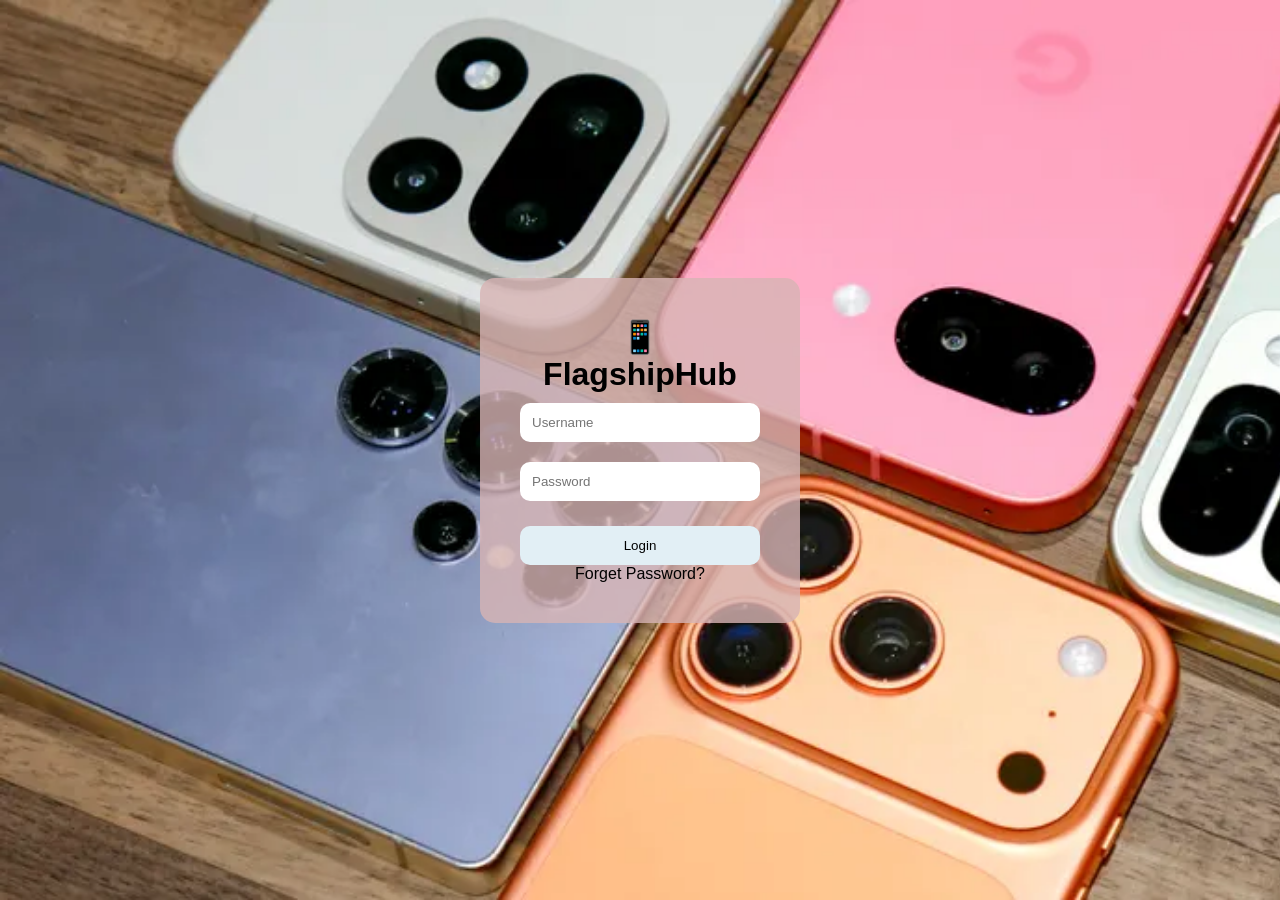
<file: index.html>
<!DOCTYPE html>
<html lang="en">
<head>
<meta charset="UTF-8">
<meta name="viewport" content="width=device-width, initial-scale=1.0">
<title>FlagshipHub Login</title>
<link rel="stylesheet" href="style.css">
</head>
<body class="login-body">

<div class="login-container">
    <h1>📱 FlagshipHub</h1>
    <form action="phones.html">
        <input type="text" placeholder="Username" required>
        <input type="password" placeholder="Password" required>
        <button type="submit">Login</button>
    </form>

    <p>Forget Password?</p>
</div>

</body>
</html>
</file>
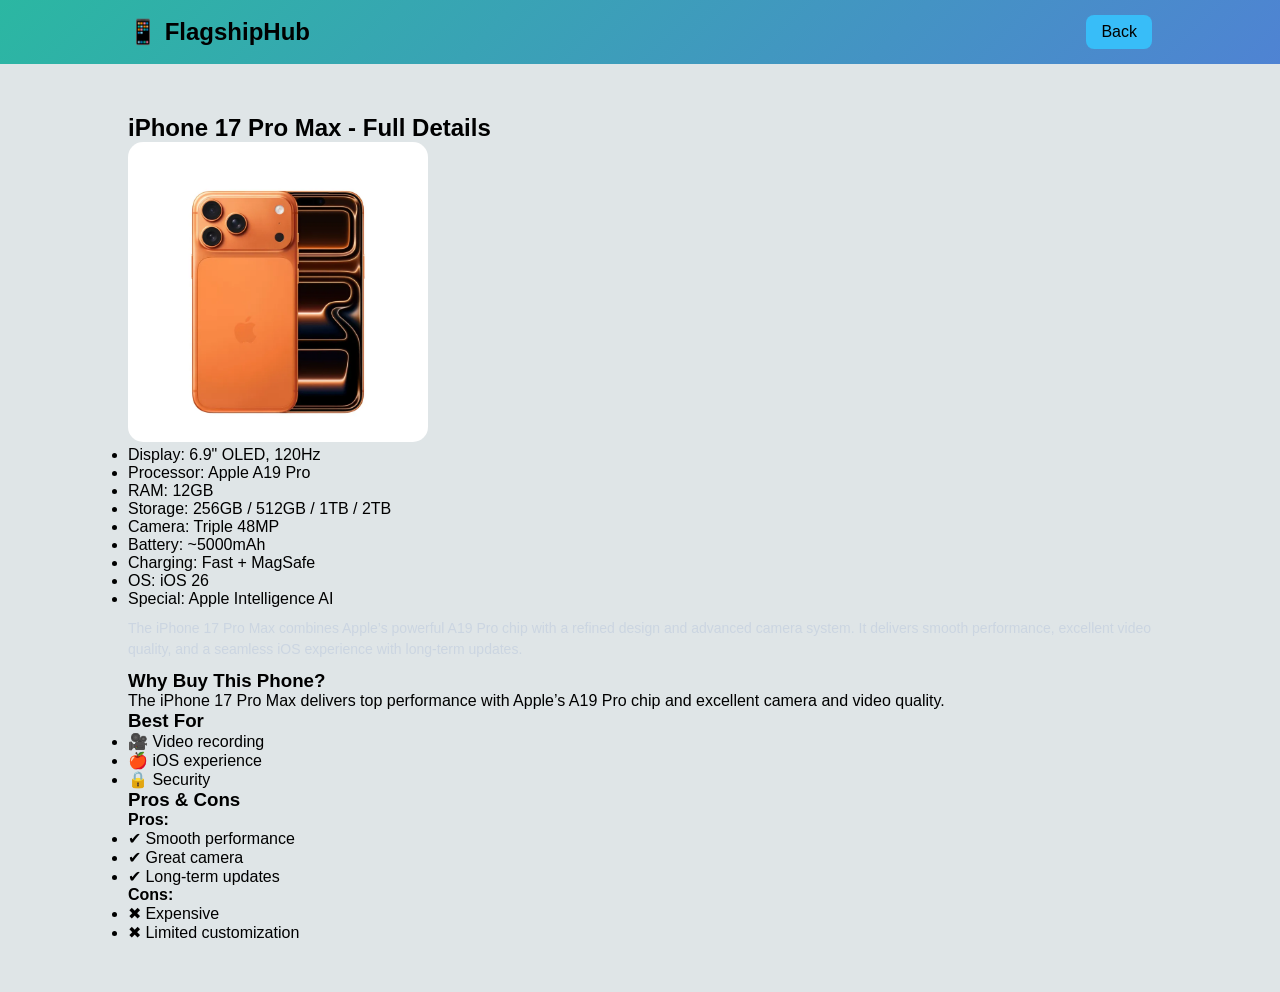
<file: iphone.html>
<!DOCTYPE html>
<html lang="en">
<head>
<meta charset="UTF-8">
<title>iPhone 17 Pro Max - Full Details</title>
<link rel="stylesheet" href="style.css">
</head>
<body>

<header>
<nav>
<h2>📱 FlagshipHub</h2>
<a href="phones.html" class="logout-btn">Back</a>
</nav>
</header>

<section class="section">
<h1>iPhone 17 Pro Max - Full Details</h1>

<img src="img7.webp" style="width:300px; border-radius:15px;">

<ul class="specs">
<li>Display: 6.9" OLED, 120Hz</li>
<li>Processor: Apple A19 Pro</li>
<li>RAM: 12GB</li>
<li>Storage: 256GB / 512GB / 1TB / 2TB</li>
<li>Camera: Triple 48MP</li>
<li>Battery: ~5000mAh</li>
<li>Charging: Fast + MagSafe</li>
<li>OS: iOS 26</li>
<li>Special: Apple Intelligence AI</li>
</ul>
<p class="desc">The iPhone 17 Pro Max combines Apple’s powerful A19 Pro chip with a refined design and advanced camera system. It delivers smooth performance, excellent video quality, and a seamless iOS experience with long-term updates.</p>
<h3>Why Buy This Phone?</h3>
<p>The iPhone 17 Pro Max delivers top performance with Apple’s A19 Pro chip and excellent camera and video quality.</p>

<h3>Best For</h3>
<ul>
<li>🎥 Video recording</li>
<li>🍎 iOS experience</li>
<li>🔒 Security</li>
</ul>

<h3>Pros & Cons</h3>
<p><b>Pros:</b></p>
<ul>
<li>✔ Smooth performance</li>
<li>✔ Great camera</li>
<li>✔ Long-term updates</li>
</ul>

<p><b>Cons:</b></p>
<ul>
<li>✖ Expensive</li>
<li>✖ Limited customization</li>
</ul>
</section>

</body>
</html>
</file>
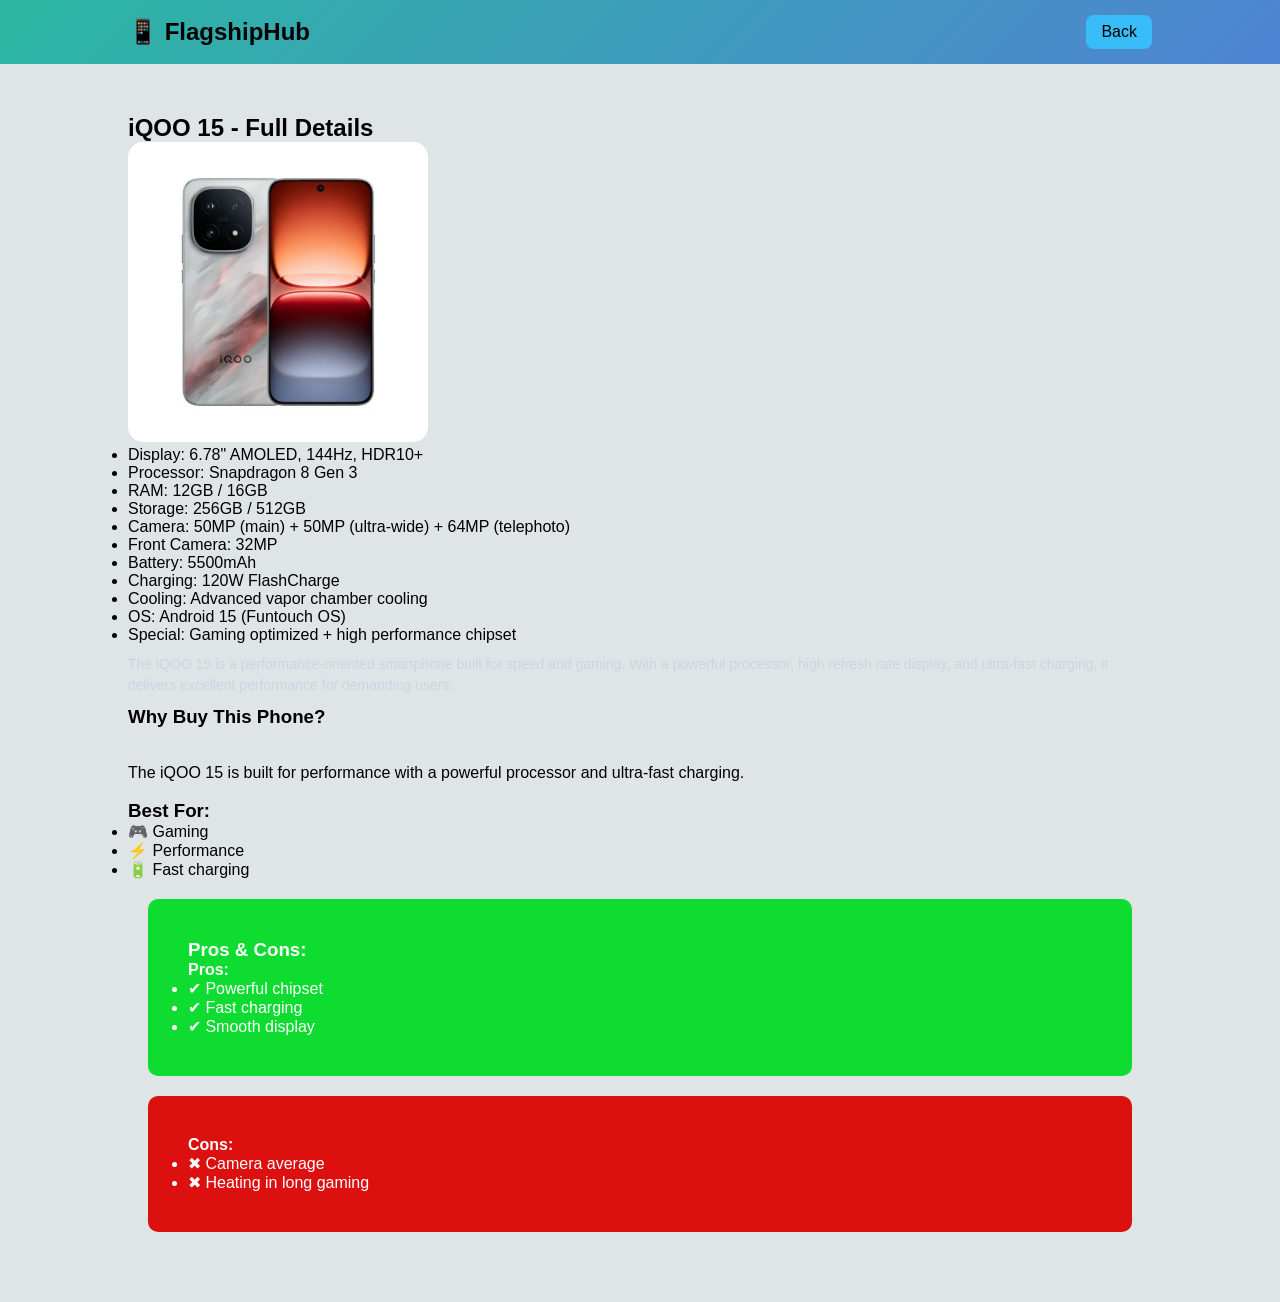
<file: iqoo.html>
<!DOCTYPE html>
<html lang="en">
<head>
<meta charset="UTF-8">
<title>iQOO 15 - Full Details</title>
<link rel="stylesheet" href="style.css">
</head>
<body>

<header>
<nav>
<h2>📱 FlagshipHub</h2>
<a href="phones.html" class="logout-btn">Back</a>
</nav>
</header>

<section class="section">
<h1>iQOO 15 - Full Details</h1>

<img src="img9.webp" style="width:300px; border-radius:15px;">

<ul class="specs">
<li>Display: 6.78" AMOLED, 144Hz, HDR10+</li>
<li>Processor: Snapdragon 8 Gen 3</li>
<li>RAM: 12GB / 16GB</li>
<li>Storage: 256GB / 512GB</li>
<li>Camera: 50MP (main) + 50MP (ultra-wide) + 64MP (telephoto)</li>
<li>Front Camera: 32MP</li>
<li>Battery: 5500mAh</li>
<li>Charging: 120W FlashCharge</li>
<li>Cooling: Advanced vapor chamber cooling</li>
<li>OS: Android 15 (Funtouch OS)</li>
<li>Special: Gaming optimized + high performance chipset</li>
</ul>
<p class="desc">The iQOO 15 is a performance-oriented smartphone built for speed and gaming. With a powerful processor, high refresh rate display, and ultra-fast charging, it delivers excellent performance for demanding users.</p>
<h3>Why Buy This Phone?</h3><br><br>
<p>The iQOO 15 is built for performance with a powerful processor and ultra-fast charging.</p><br>
<h3>Best For:</h3>
<ul>
<li>🎮 Gaming</li>
<li>⚡ Performance</li>
<li>🔋 Fast charging</li>
</ul>
<section Class="sec1">
<h3>Pros & Cons:</h3>
<p><b>Pros:</b></p>
<ul>
<li>✔ Powerful chipset</li>
<li>✔ Fast charging</li>
<li>✔ Smooth display</li>
</ul>
</section>
<section Class="sec2">
<p><b>Cons:</b></p>
<ul>
<li>✖ Camera average</li>
<li>✖ Heating in long gaming</li>
</ul>
</section>
</section>
</body>
</html>
</file>
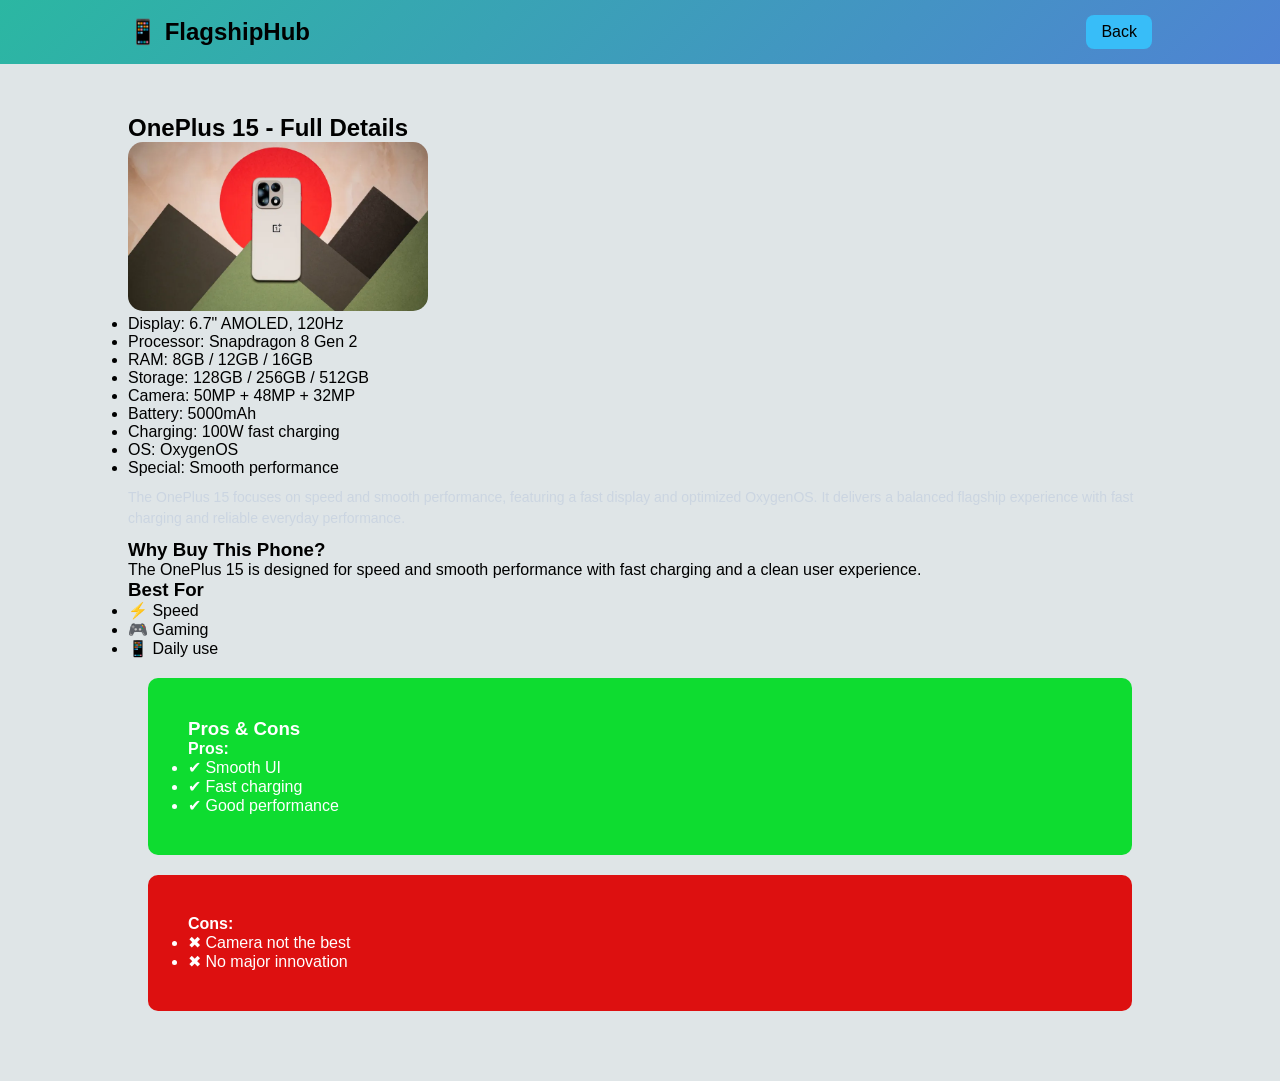
<file: oneplus.html>
<!DOCTYPE html>
<html lang="en">
<head>
<meta charset="UTF-8">
<title>OnePlus 15 - Full Details</title>
<link rel="stylesheet" href="style.css">
</head>
<body>

<header>
<nav>
<h2>📱 FlagshipHub</h2>
<a href="phones.html" class="logout-btn">Back</a>
</nav>
</header>

<section class="section">
<h1>OnePlus 15 - Full Details</h1>

<img src="img3.webp" style="width:300px; border-radius:15px;">

<ul class="specs">
<li>Display: 6.7" AMOLED, 120Hz</li>
<li>Processor: Snapdragon 8 Gen 2</li>
<li>RAM: 8GB / 12GB / 16GB</li>
<li>Storage: 128GB / 256GB / 512GB</li>
<li>Camera: 50MP + 48MP + 32MP</li>
<li>Battery: 5000mAh</li>
<li>Charging: 100W fast charging</li>
<li>OS: OxygenOS</li>
<li>Special: Smooth performance</li>
</ul>
<p class="desc">The OnePlus 15 focuses on speed and smooth performance, featuring a fast display and optimized OxygenOS. It delivers a balanced flagship experience with fast charging and reliable everyday performance.</p>
<h3>Why Buy This Phone?</h3>
<p>The OnePlus 15 is designed for speed and smooth performance with fast charging and a clean user experience.</p>

<h3>Best For</h3>
<ul>
<li>⚡ Speed</li>
<li>🎮 Gaming</li>
<li>📱 Daily use</li>
</ul>
<section Class="sec1">
<h3>Pros & Cons</h3>
<p><b>Pros:</b></p>
<ul>
<li>✔ Smooth UI</li>
<li>✔ Fast charging</li>
<li>✔ Good performance</li>
</ul>
</section>
<section Class="sec2">
<p><b>Cons:</b></p>
<ul>
<li>✖ Camera not the best</li>
<li>✖ No major innovation</li>
</ul>
</section>
</section>

</body>
</html>
</file>
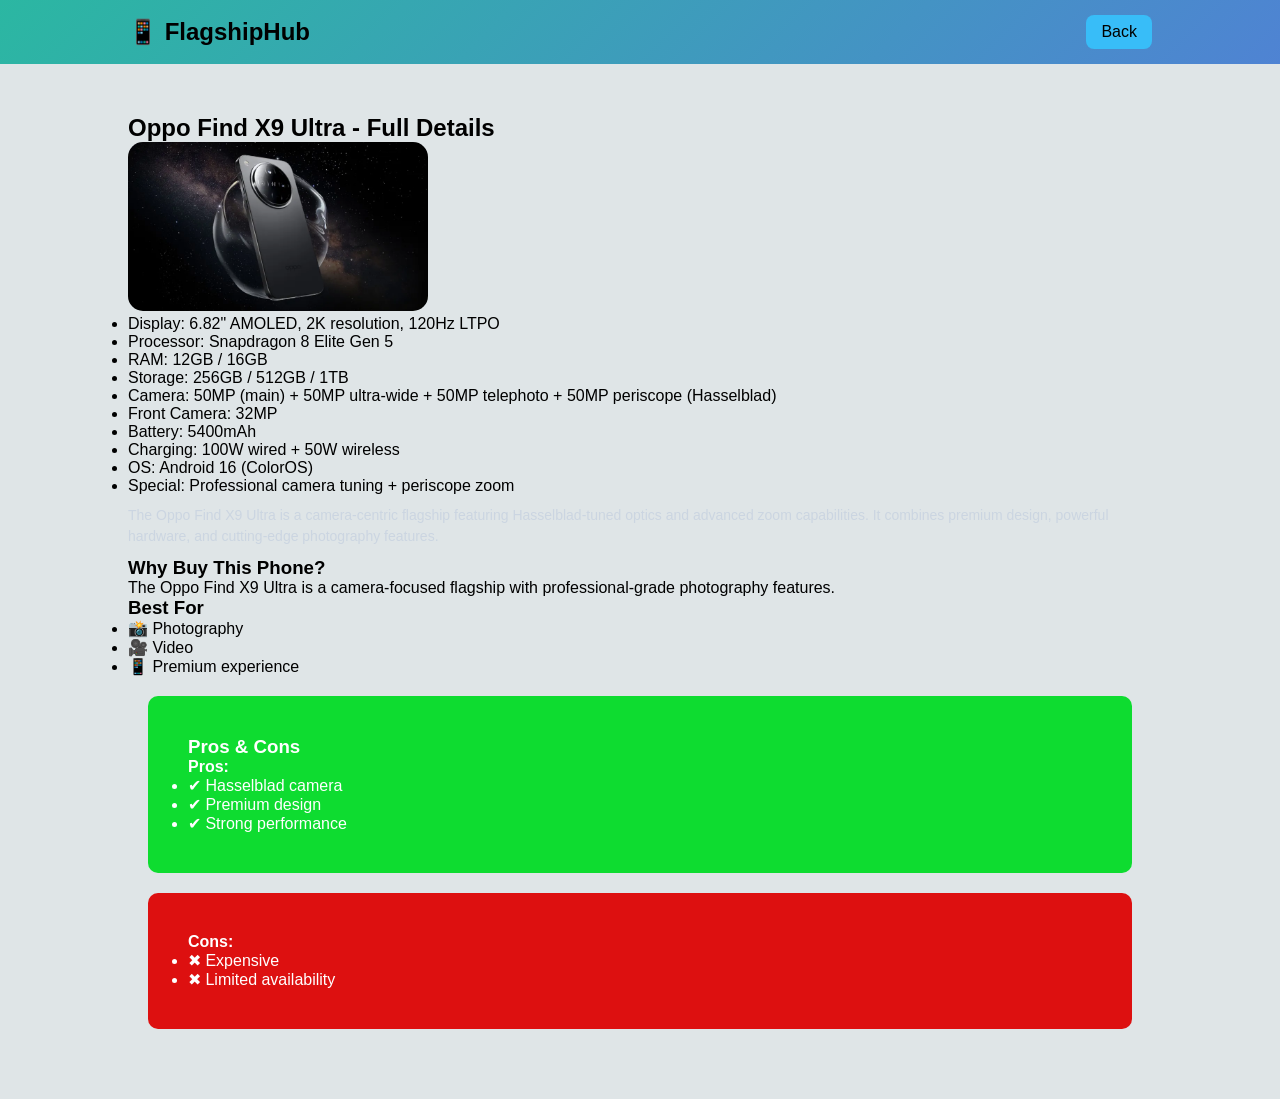
<file: oppo.html>
<!DOCTYPE html>
<html lang="en">
<head>
<meta charset="UTF-8">
<title>Oppo Find X9 Ultra - Full Details</title>
<link rel="stylesheet" href="style.css">
</head>
<body>

<header>
<nav>
<h2>📱 FlagshipHub</h2>
<a href="phones.html" class="logout-btn">Back</a>
</nav>
</header>

<section class="section">
<h1>Oppo Find X9 Ultra - Full Details</h1>

<img src="img10.webp" style="width:300px; border-radius:15px;">

<ul class="specs">
<li>Display: 6.82" AMOLED, 2K resolution, 120Hz LTPO</li>
<li>Processor: Snapdragon 8 Elite Gen 5</li>
<li>RAM: 12GB / 16GB</li>
<li>Storage: 256GB / 512GB / 1TB</li>
<li>Camera: 50MP (main) + 50MP ultra-wide + 50MP telephoto + 50MP periscope (Hasselblad)</li>
<li>Front Camera: 32MP</li>
<li>Battery: 5400mAh</li>
<li>Charging: 100W wired + 50W wireless</li>
<li>OS: Android 16 (ColorOS)</li>
<li>Special: Professional camera tuning + periscope zoom</li>
</ul>
<p class="desc">The Oppo Find X9 Ultra is a camera-centric flagship featuring Hasselblad-tuned optics and advanced zoom capabilities. It combines premium design, powerful hardware, and cutting-edge photography features.</p>
<h3>Why Buy This Phone?</h3>
<p>The Oppo Find X9 Ultra is a camera-focused flagship with professional-grade photography features.</p>

<h3>Best For</h3>
<ul>
<li>📸 Photography</li>
<li>🎥 Video</li>
<li>📱 Premium experience</li>
</ul>
<section Class="sec1">
<h3>Pros & Cons</h3>
<p><b>Pros:</b></p>
<ul>
<li>✔ Hasselblad camera</li>
<li>✔ Premium design</li>
<li>✔ Strong performance</li>
</ul>
</section>
<section Class="sec2">
<p><b>Cons:</b></p>
<ul>
<li>✖ Expensive</li>
<li>✖ Limited availability</li>
</ul>
</section>
</section>

</body>
</html>
</file>
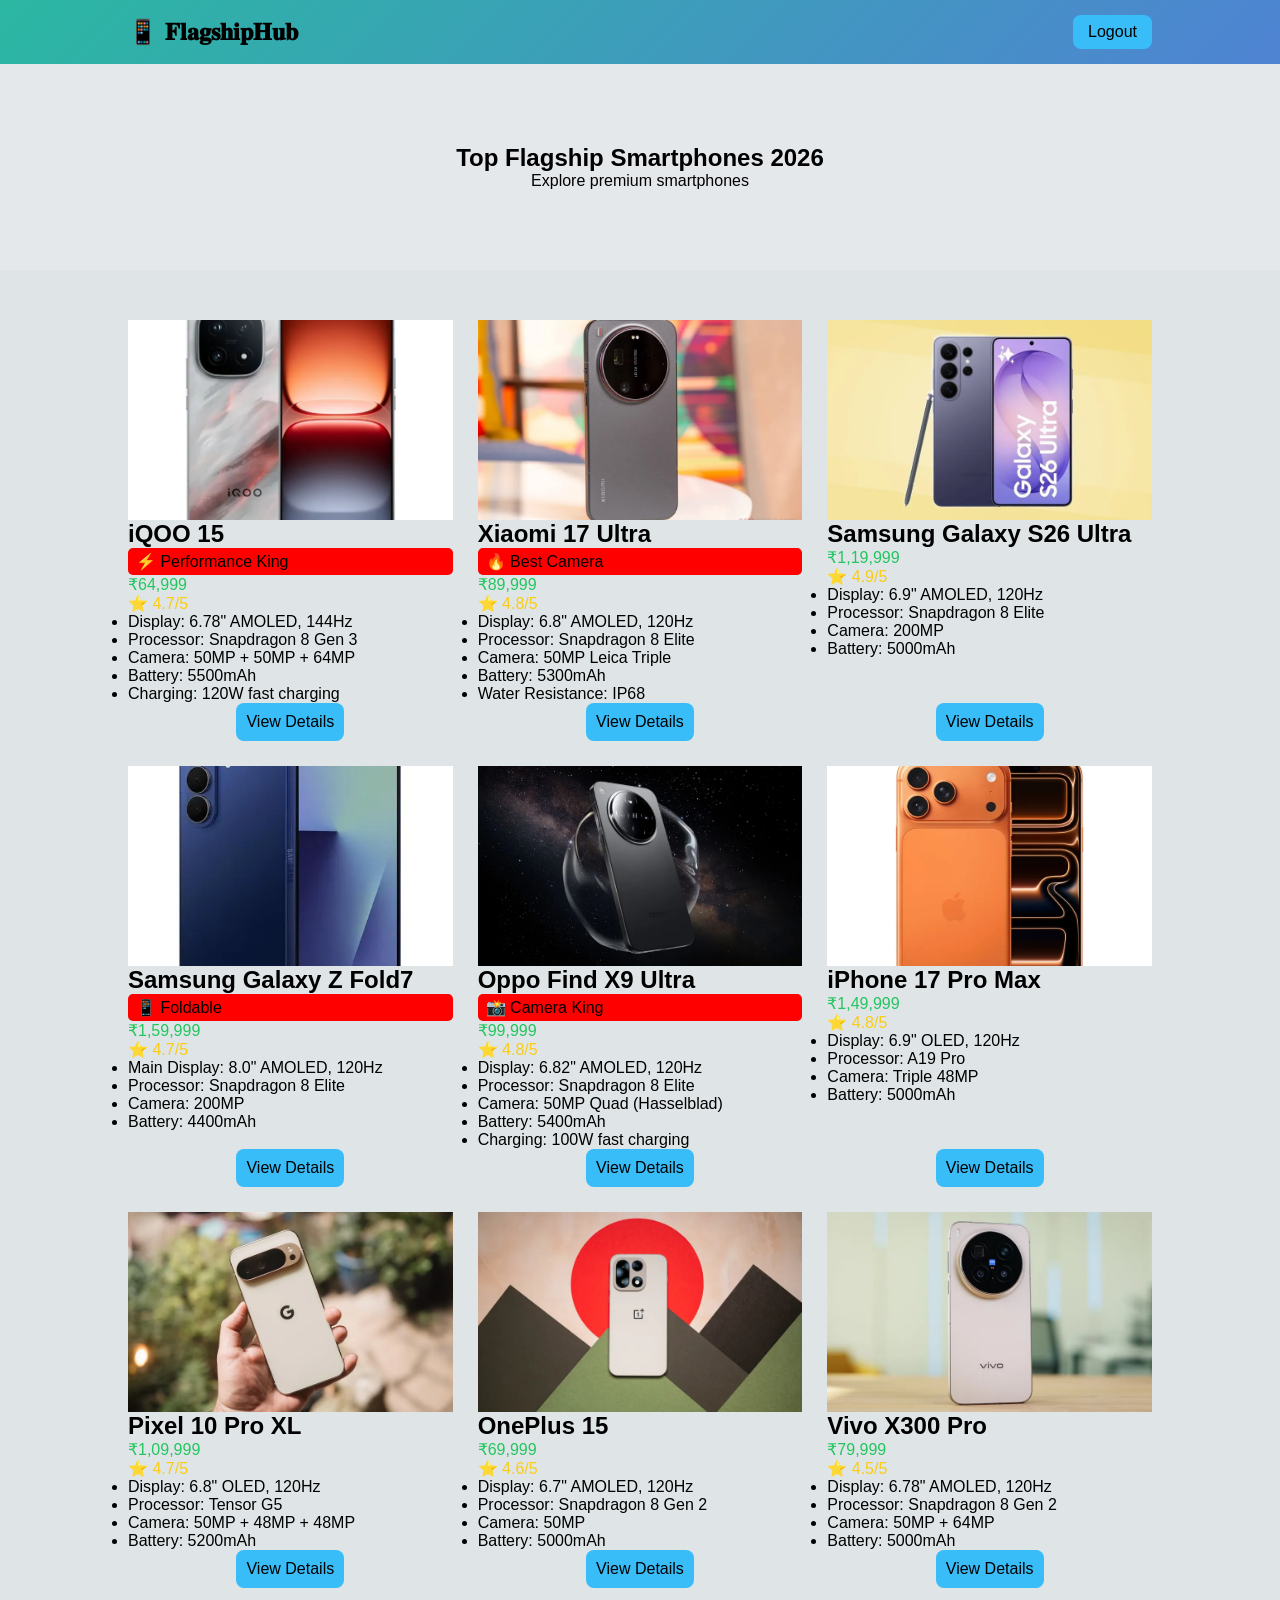
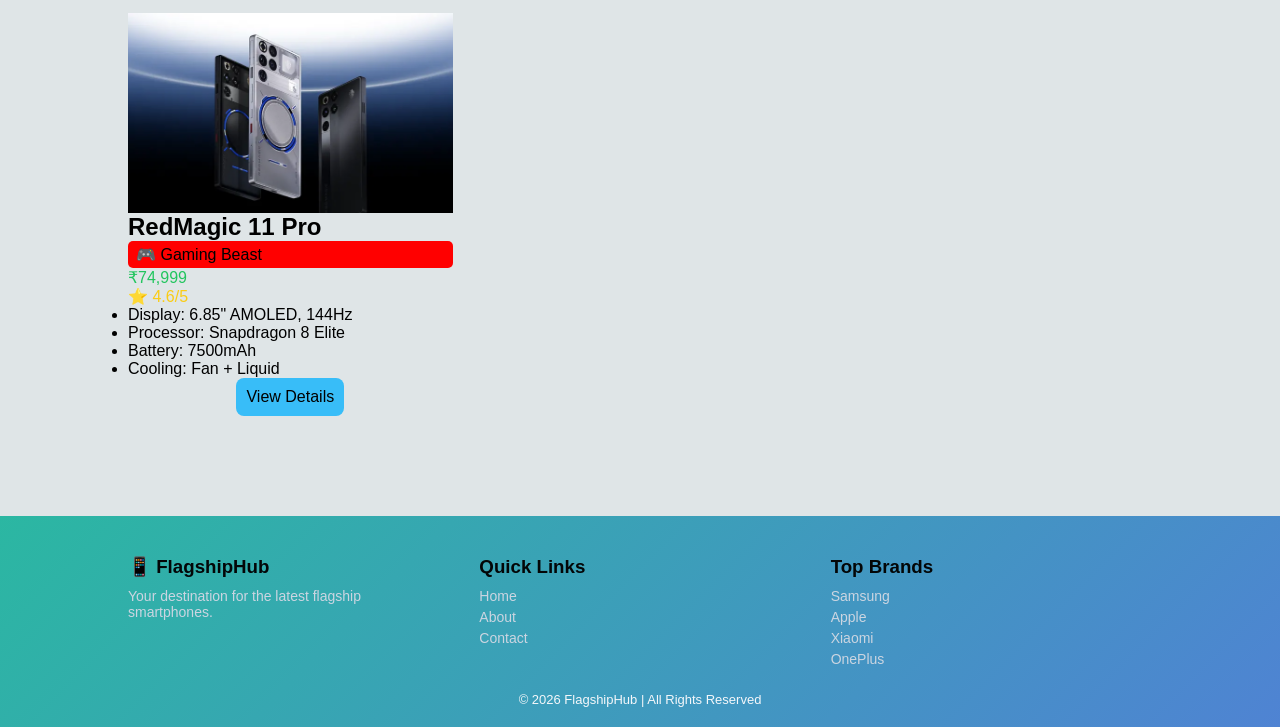
<file: phones.html>
<!DOCTYPE html>
<html lang="en">
<head>
<meta charset="UTF-8">
<meta name="viewport" content="width=device-width, initial-scale=1.0">
<title>Flagship Smartphones 2026</title>
<link rel="stylesheet" href="style.css">
</head>
<body>

<header>
    <nav>
        <h2>📱 𝐅𝐥𝐚𝐠𝐬𝐡𝐢𝐩𝐇𝐮𝐛</h2>
        <a href="index.html" class="logout-btn">Logout</a>
    </nav>
</header>

<section class="hero">
    <h1>Top Flagship Smartphones 2026</h1>
    <p>Explore premium smartphones</p>
</section>

<section class="section">

<div class="card-container  ">
<div class="card">
    <img src="img9.webp" alt="iQOO 15">
    
    <div class="card-content">
        <h2>iQOO 15</h2>
        <span class="tag">⚡ Performance King</span>

        <p class="price">₹64,999</p>
        <p class="rating">⭐ 4.7/5</p>

        <ul class="specs">
            <li>Display: 6.78" AMOLED, 144Hz</li>
            <li>Processor: Snapdragon 8 Gen 3</li>
            <li>Camera: 50MP + 50MP + 64MP</li>
            <li>Battery: 5500mAh</li>
            <li>Charging: 120W fast charging</li>
        </ul>

        <a href="iqoo.html" class="btn">View Details</a>

    </div>
</div>    

<!-- Xiaomi 17 Ultra -->
<div class="card">
    <img src="img8.webp" alt="Xiaomi 17 Ultra">
    <div class="card-content">
        <h2>Xiaomi 17 Ultra</h2>
        <span class="tag">🔥 Best Camera</span>

        <p class="price">₹89,999</p>
        <p class="rating">⭐ 4.8/5</p>

        <ul class="specs">
            <li>Display: 6.8" AMOLED, 120Hz</li>
            <li>Processor: Snapdragon 8 Elite</li>
            <li>Camera: 50MP Leica Triple</li>
            <li>Battery: 5300mAh</li>
            <li>Water Resistance: IP68</li>
        </ul>

        <a href="xiaomi.html" class="btn">View Details</a>
    </div>
</div>

<div class="card">
    <img src="img6.webp" alt="Samsung Galaxy S26 Ultra">
    <div class="card-content">
        <h2>Samsung Galaxy S26 Ultra</h2>

        <p class="price">₹1,19,999</p>
        <p class="rating">⭐ 4.9/5</p>

        <ul class="specs">
            <li>Display: 6.9" AMOLED, 120Hz</li>
            <li>Processor: Snapdragon 8 Elite</li>
            <li>Camera: 200MP</li>
            <li>Battery: 5000mAh</li>
        </ul>

        <a href="samsung.html" class="btn">View Details</a>
    </div>
</div>

<div class="card">
    <img src="img1.webp" alt="Samsung Galaxy Z Fold7">
    <div class="card-content">
        <h2>Samsung Galaxy Z Fold7</h2>
        <span class="tag">📱 Foldable</span>

        <p class="price">₹1,59,999</p>
        <p class="rating">⭐ 4.7/5</p>

        <ul class="specs">
            <li>Main Display: 8.0" AMOLED, 120Hz</li>
            <li>Processor: Snapdragon 8 Elite</li>
            <li>Camera: 200MP</li>
            <li>Battery: 4400mAh</li>
        </ul>

        <a href="samsungfold.html" class="btn">View Details</a>
    </div>
</div>

<div class="card">
    <img src="img10.webp" alt="Oppo Find X9 Ultra">
    
    <div class="card-content">
        <h2>Oppo Find X9 Ultra</h2>
        <span class="tag">📸 Camera King</span>

        <p class="price">₹99,999</p>
        <p class="rating">⭐ 4.8/5</p>

        <ul class="specs">
            <li>Display: 6.82" AMOLED, 120Hz</li>
            <li>Processor: Snapdragon 8 Elite</li>
            <li>Camera: 50MP Quad (Hasselblad)</li>
            <li>Battery: 5400mAh</li>
            <li>Charging: 100W fast charging</li>
        </ul>
        <a href="oppo.html" class="btn">View Details</a>
    </div>
</div>

<div class="card">
    <img src="img7.webp" alt="iPhone 17 Pro Max">
    <div class="card-content">
        <h2>iPhone 17 Pro Max</h2>

        <p class="price">₹1,49,999</p>
        <p class="rating">⭐ 4.8/5</p>

        <ul class="specs">
            <li>Display: 6.9" OLED, 120Hz</li>
            <li>Processor: A19 Pro</li>
            <li>Camera: Triple 48MP</li>
            <li>Battery: 5000mAh</li>
        </ul>

        <a href="iphone.html" class="btn">View Details</a>
    </div>
</div>

<div class="card">
    <img src="img2.webp" alt="Pixel 10 Pro XL">
    <div class="card-content">
        <h2>Pixel 10 Pro XL</h2>

        <p class="price">₹1,09,999</p>
        <p class="rating">⭐ 4.7/5</p>

        <ul class="specs">
            <li>Display: 6.8" OLED, 120Hz</li>
            <li>Processor: Tensor G5</li>
            <li>Camera: 50MP + 48MP + 48MP</li>
            <li>Battery: 5200mAh</li>
        </ul>

        <a href="pixel.html" class="btn">View Details</a>
    </div>
</div>

<div class="card">
    <img src="img3.webp" alt="OnePlus 15">
    <div class="card-content">
        <h2>OnePlus 15</h2>

        <p class="price">₹69,999</p>
        <p class="rating">⭐ 4.6/5</p>

        <ul class="specs">
            <li>Display: 6.7" AMOLED, 120Hz</li>
            <li>Processor: Snapdragon 8 Gen 2</li>
            <li>Camera: 50MP</li>
            <li>Battery: 5000mAh</li>
        </ul>

        <a href="oneplus.html" class="btn">View Details</a>
    </div>
</div>

<div class="card">
    <img src="img4.webp" alt="Vivo X300 Pro">
    <div class="card-content">
        <h2>Vivo X300 Pro</h2>

        <p class="price">₹79,999</p>
        <p class="rating">⭐ 4.5/5</p>

        <ul class="specs">
            <li>Display: 6.78" AMOLED, 120Hz</li>
            <li>Processor: Snapdragon 8 Gen 2</li>
            <li>Camera: 50MP + 64MP</li>
            <li>Battery: 5000mAh</li>
        </ul>

        <a href="vivo.html" class="btn">View Details</a>
    </div>
</div>

<div class="card">
    <img src="img5.webp" alt="RedMagic 11 Pro">
    <div class="card-content">
        <h2>RedMagic 11 Pro</h2>
        <span class="tag">🎮 Gaming Beast</span>

        <p class="price">₹74,999</p>
        <p class="rating">⭐ 4.6/5</p>

        <ul class="specs">
            <li>Display: 6.85" AMOLED, 144Hz</li>
            <li>Processor: Snapdragon 8 Elite</li>
            <li>Battery: 7500mAh</li>
            <li>Cooling: Fan + Liquid</li>
        </ul>

        <a href="redmagic.html" class="btn">View Details</a>
    </div>
</div>

</div>
</section>
<footer class="footer">
    <div class="footer-container">

        <div class="footer-section">
            <h3>📱 FlagshipHub</h3>
            <p>Your destination for the latest flagship smartphones.</p>
        </div> 

        <div class="footer-section">
            <h3>Quick Links</h3>
            <a href="phones.html">Home</a>
            <a href="#">About</a>
            <a href="#">Contact</a>
        </div>

        <div class="footer-section">
            <h3>Top Brands</h3>
            <p>Samsung</p>
            <p>Apple</p>
            <p>Xiaomi</p>
            <p>OnePlus</p>
        </div>

    </div>

    <p class="footer-bottom">© 2026 FlagshipHub | All Rights Reserved</p>
</footer>

</body>
</html>
</file>
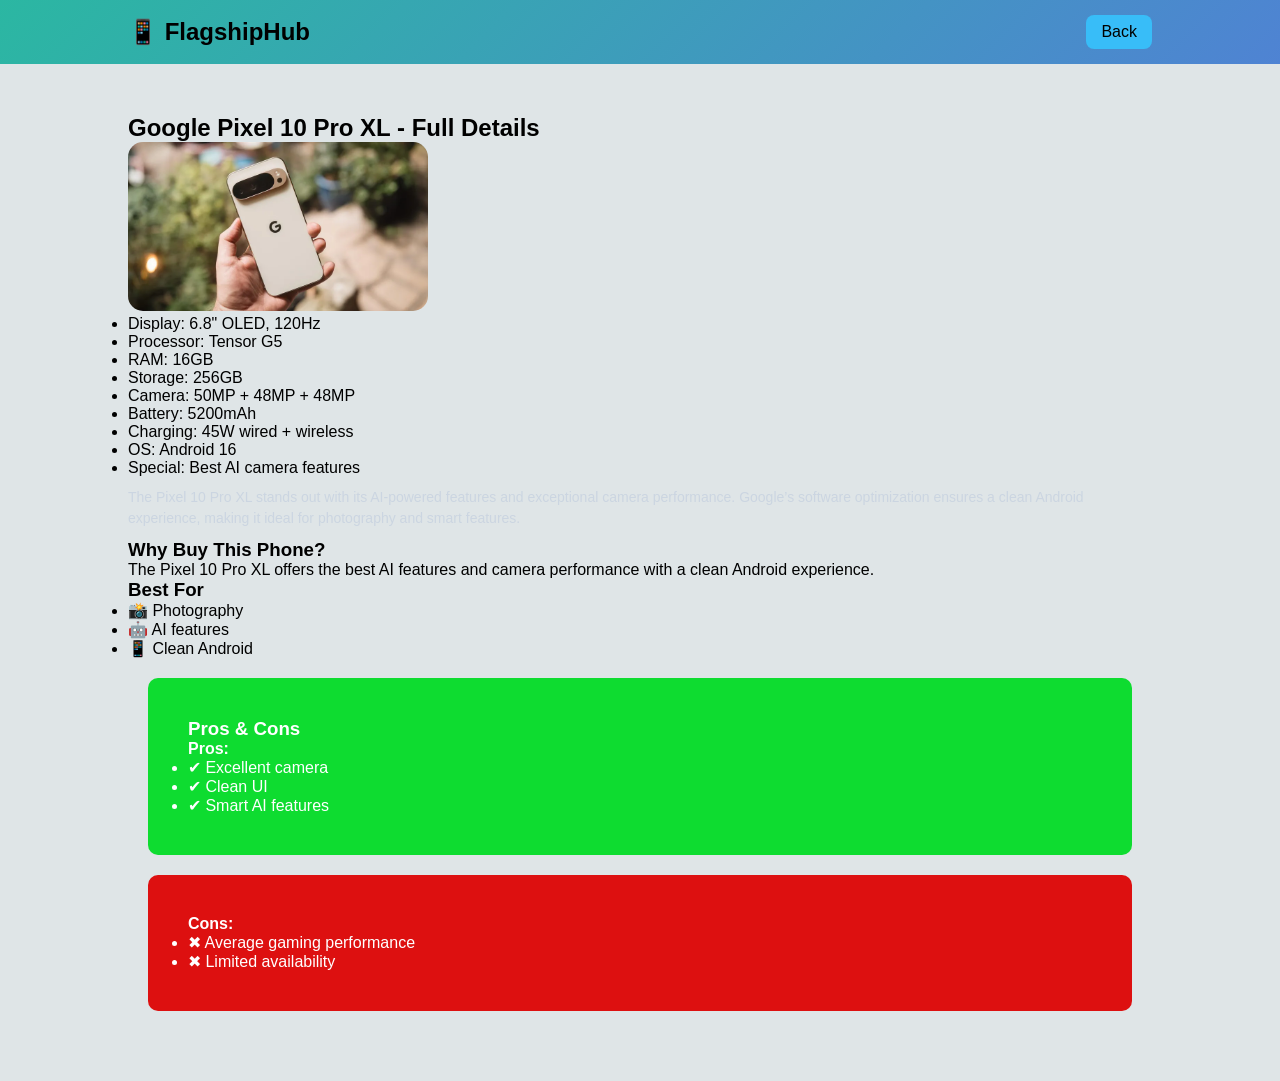
<file: pixel.html>
<!DOCTYPE html>
<html lang="en">
<head>
<meta charset="UTF-8">
<title>Pixel 10 Pro XL - Full Details</title>
<link rel="stylesheet" href="style.css">
</head>
<body>

<header>
<nav>
<h2>📱 FlagshipHub</h2>
<a href="phones.html" class="logout-btn">Back</a>
</nav>
</header>

<section class="section">
<h1>Google Pixel 10 Pro XL - Full Details</h1>

<img src="img2.webp" style="width:300px; border-radius:15px;">

<ul class="specs">
<li>Display: 6.8" OLED, 120Hz</li>
<li>Processor: Tensor G5</li>
<li>RAM: 16GB</li>
<li>Storage: 256GB</li>
<li>Camera: 50MP + 48MP + 48MP</li>
<li>Battery: 5200mAh</li>
<li>Charging: 45W wired + wireless</li>
<li>OS: Android 16</li>
<li>Special: Best AI camera features</li>
</ul>
<p class="desc">The Pixel 10 Pro XL stands out with its AI-powered features and exceptional camera performance. Google’s software optimization ensures a clean Android experience, making it ideal for photography and smart features.</p>
<h3>Why Buy This Phone?</h3>
<p>The Pixel 10 Pro XL offers the best AI features and camera performance with a clean Android experience.</p>

<h3>Best For</h3>
<ul>
<li>📸 Photography</li>
<li>🤖 AI features</li>
<li>📱 Clean Android</li>
</ul>
<section Class="sec1">
<h3>Pros & Cons</h3>
<p><b>Pros:</b></p>
<ul>
<li>✔ Excellent camera</li>
<li>✔ Clean UI</li>
<li>✔ Smart AI features</li>
</ul>
</section>
<section Class="sec2">

<p><b>Cons:</b></p>
<ul>
<li>✖ Average gaming performance</li>
<li>✖ Limited availability</li>
</ul>
</section>
</section>

</body>
</html>
</file>
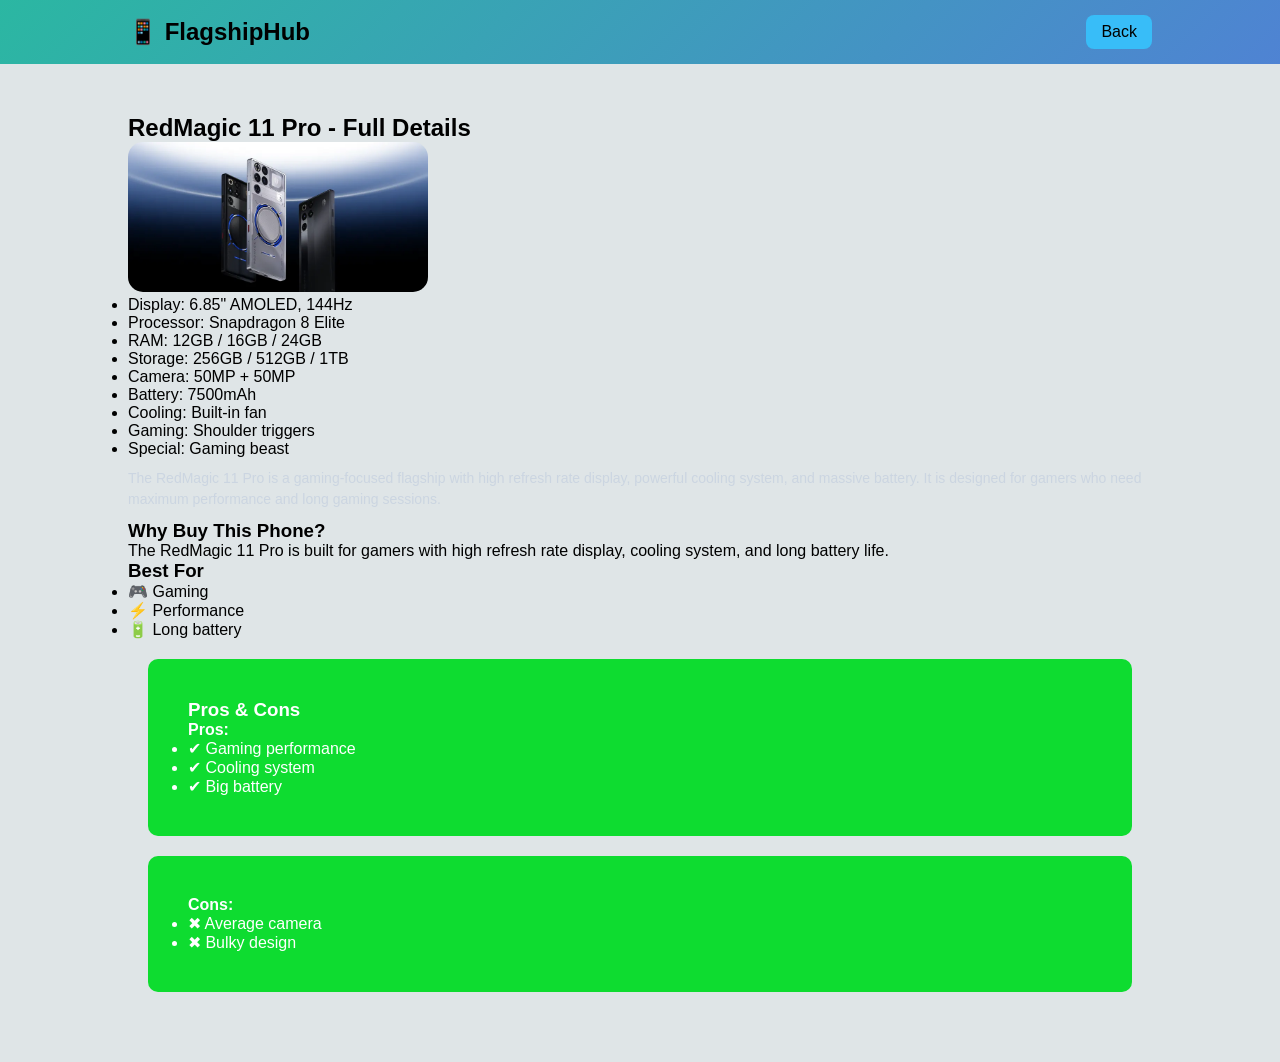
<file: redmagic.html>
<!DOCTYPE html>
<html lang="en">
<head>
<meta charset="UTF-8">
<title>RedMagic 11 Pro - Full Details</title>
<link rel="stylesheet" href="style.css">
</head>
<body>

<header>
<nav>
<h2>📱 FlagshipHub</h2>
<a href="phones.html" class="logout-btn">Back</a>
</nav>
</header>

<section class="section">
<h1>RedMagic 11 Pro - Full Details</h1>

<img src="img5.webp" style="width:300px; border-radius:15px;">

<ul class="specs">
<li>Display: 6.85" AMOLED, 144Hz</li>
<li>Processor: Snapdragon 8 Elite</li>
<li>RAM: 12GB / 16GB / 24GB</li>
<li>Storage: 256GB / 512GB / 1TB</li>
<li>Camera: 50MP + 50MP</li>
<li>Battery: 7500mAh</li>
<li>Cooling: Built-in fan</li>
<li>Gaming: Shoulder triggers</li>
<li>Special: Gaming beast</li>
</ul>
<p class="desc">The RedMagic 11 Pro is a gaming-focused flagship with high refresh rate display, powerful cooling system, and massive battery. It is designed for gamers who need maximum performance and long gaming sessions.</p>
<h3>Why Buy This Phone?</h3>
<p>The RedMagic 11 Pro is built for gamers with high refresh rate display, cooling system, and long battery life.</p>

<h3>Best For</h3>
<ul>
<li>🎮 Gaming</li>
<li>⚡ Performance</li>
<li>🔋 Long battery</li>
</ul>
<section Class="sec1">
<h3>Pros & Cons</h3>
<p><b>Pros:</b></p>
<ul>
<li>✔ Gaming performance</li>
<li>✔ Cooling system</li>
<li>✔ Big battery</li>
</ul>
</section>
<section Class="sec1">
<p><b>Cons:</b></p>
<ul>
<li>✖ Average camera</li>
<li>✖ Bulky design</li>
</ul>
</section>
</section>

</body>
</html>
</file>
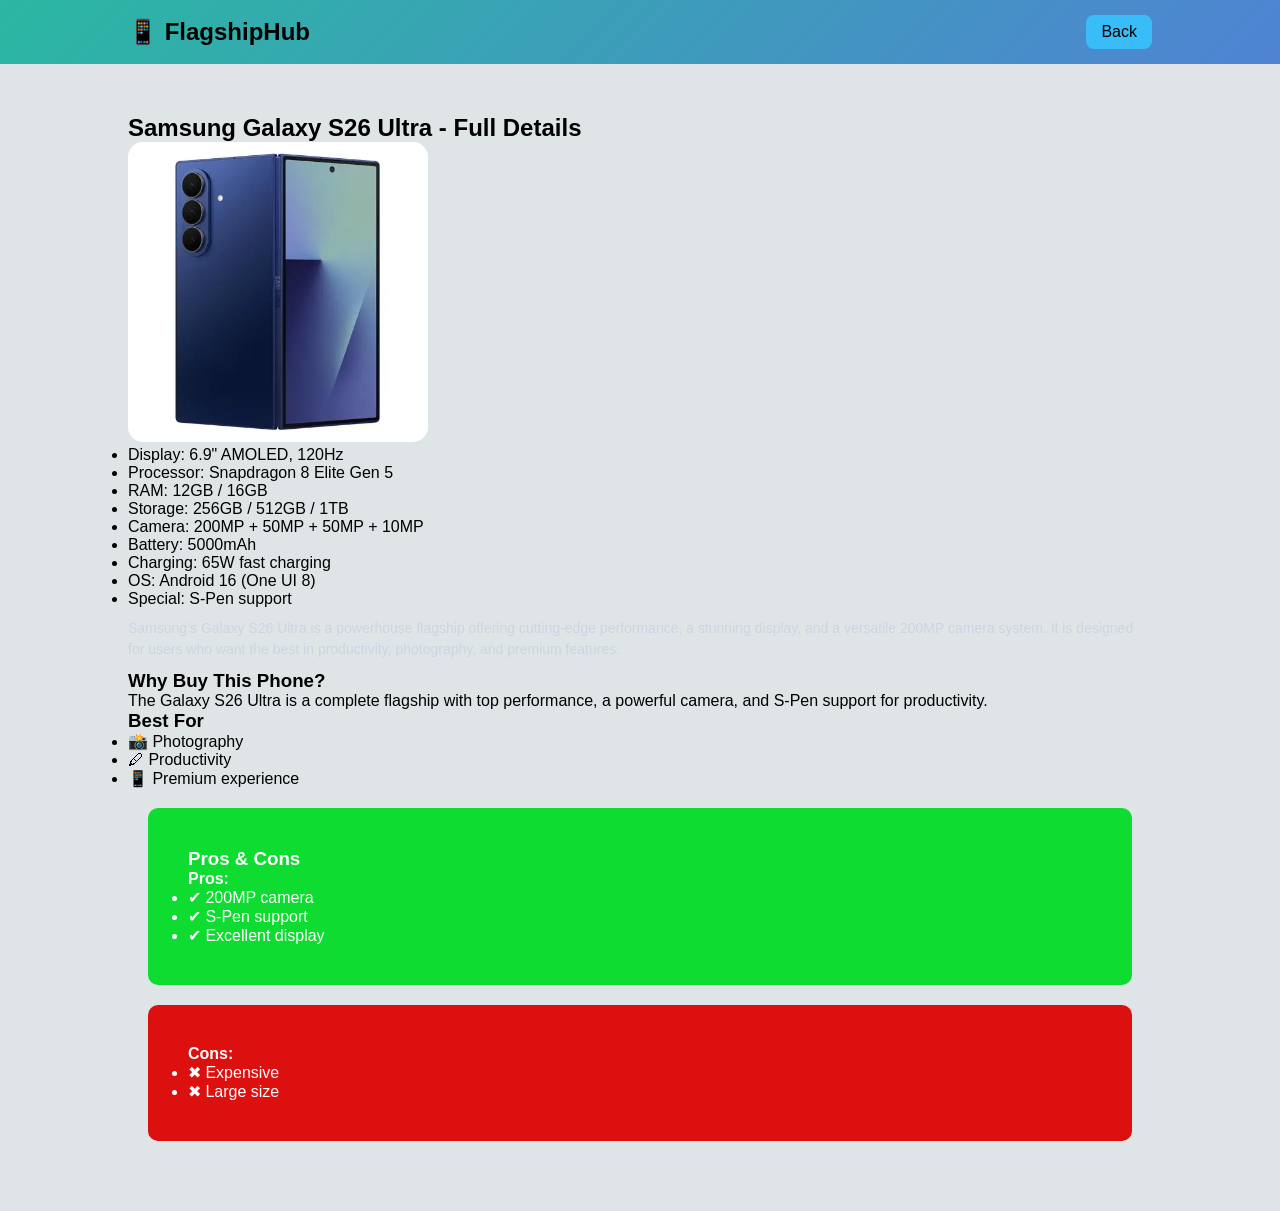
<file: samsung.html>
<!DOCTYPE html>
<html lang="en">
<head>
<meta charset="UTF-8">
<title>Samsung S26 Ultra - Full Details</title>
<link rel="stylesheet" href="style.css">
</head>
<body>

<header>
<nav>
<h2>📱 FlagshipHub</h2>
<a href="phones.html" class="logout-btn">Back</a>
</nav>
</header>

<section class="section">
<h1>Samsung Galaxy S26 Ultra - Full Details</h1>

<img src="img1.webp" style="width:300px; border-radius:15px;">

<ul class="specs">
<li>Display: 6.9" AMOLED, 120Hz</li>
<li>Processor: Snapdragon 8 Elite Gen 5</li>
<li>RAM: 12GB / 16GB</li>
<li>Storage: 256GB / 512GB / 1TB</li>
<li>Camera: 200MP + 50MP + 50MP + 10MP</li>
<li>Battery: 5000mAh</li>
<li>Charging: 65W fast charging</li>
<li>OS: Android 16 (One UI 8)</li>
<li>Special: S-Pen support</li>
</ul>
<p class="desc">Samsung’s Galaxy S26 Ultra is a powerhouse flagship offering cutting-edge performance, a stunning display, and a versatile 200MP camera system. It is designed for users who want the best in productivity, photography, and premium features.</p>
<h3>Why Buy This Phone?</h3>
<p>The Galaxy S26 Ultra is a complete flagship with top performance, a powerful camera, and S-Pen support for productivity.</p>

<h3>Best For</h3>
<ul>
<li>📸 Photography</li>
<li>🖊 Productivity</li>
<li>📱 Premium experience</li>
</ul>
<section Class="sec1">
<h3>Pros & Cons</h3>
<p><b>Pros:</b></p>
<ul>
<li>✔ 200MP camera</li>
<li>✔ S-Pen support</li>
<li>✔ Excellent display</li>
</ul>
</section>
<section Class="sec2">
<p><b>Cons:</b></p>
<ul>
<li>✖ Expensive</li>
<li>✖ Large size</li>
</ul>
</section>
</section>

</body>
</html>
</file>
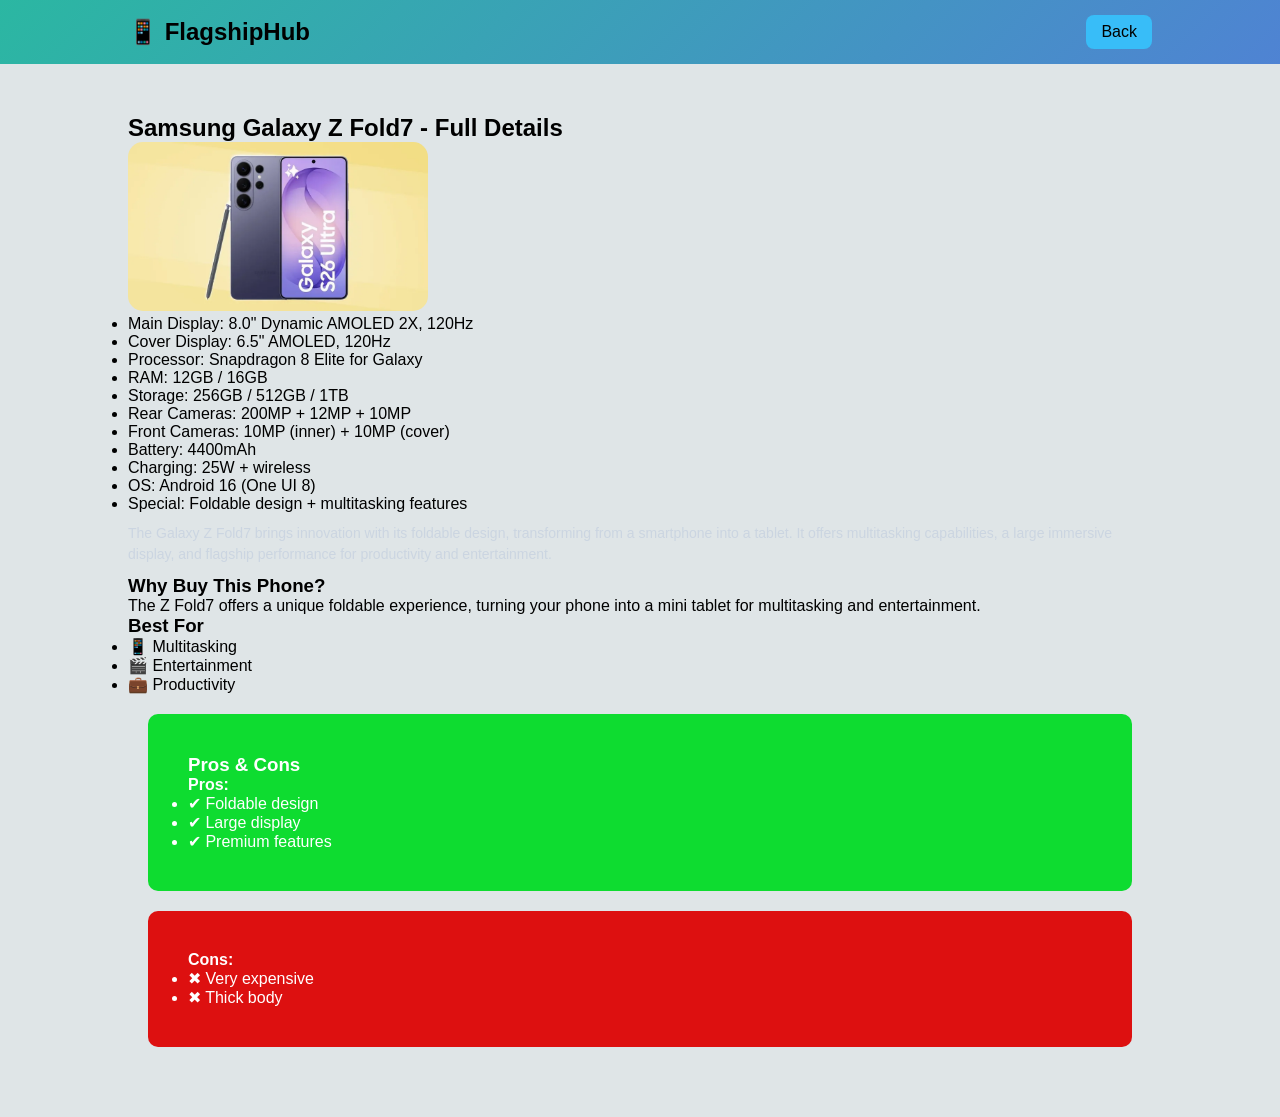
<file: samsungfold.html>
<!DOCTYPE html>
<html lang="en">
<head>
<meta charset="UTF-8">
<title>Samsung Galaxy Z Fold7 - Full Details</title>
<link rel="stylesheet" href="style.css">
</head>
<body>

<header>
<nav>
<h2>📱 FlagshipHub</h2>
<a href="phones.html" class="logout-btn">Back</a>
</nav>
</header>

<section class="section">
<h1>Samsung Galaxy Z Fold7 - Full Details</h1>

<img src="img6.webp" style="width:300px; border-radius:15px;">

<ul class="specs">
<li>Main Display: 8.0" Dynamic AMOLED 2X, 120Hz</li>
<li>Cover Display: 6.5" AMOLED, 120Hz</li>
<li>Processor: Snapdragon 8 Elite for Galaxy</li>
<li>RAM: 12GB / 16GB</li>
<li>Storage: 256GB / 512GB / 1TB</li>
<li>Rear Cameras: 200MP + 12MP + 10MP</li>
<li>Front Cameras: 10MP (inner) + 10MP (cover)</li>
<li>Battery: 4400mAh</li>
<li>Charging: 25W + wireless</li>
<li>OS: Android 16 (One UI 8)</li>
<li>Special: Foldable design + multitasking features</li>
</ul>
<p class="desc">The Galaxy Z Fold7 brings innovation with its foldable design, transforming from a smartphone into a tablet. It offers multitasking capabilities, a large immersive display, and flagship performance for productivity and entertainment.</p>
<h3>Why Buy This Phone?</h3>
<p>The Z Fold7 offers a unique foldable experience, turning your phone into a mini tablet for multitasking and entertainment.</p>

<h3>Best For</h3>
<ul>
<li>📱 Multitasking</li>
<li>🎬 Entertainment</li>
<li>💼 Productivity</li>
</ul>
<section Class="sec1">
<h3>Pros & Cons</h3>
<p><b>Pros:</b></p>
<ul>
<li>✔ Foldable design</li>
<li>✔ Large display</li>
<li>✔ Premium features</li>
</ul>
</section>
<section Class="sec2">
<p><b>Cons:</b></p>
<ul>
<li>✖ Very expensive</li>
<li>✖ Thick body</li>
</ul>
</section>
</section>

</body>
</html>
</file>
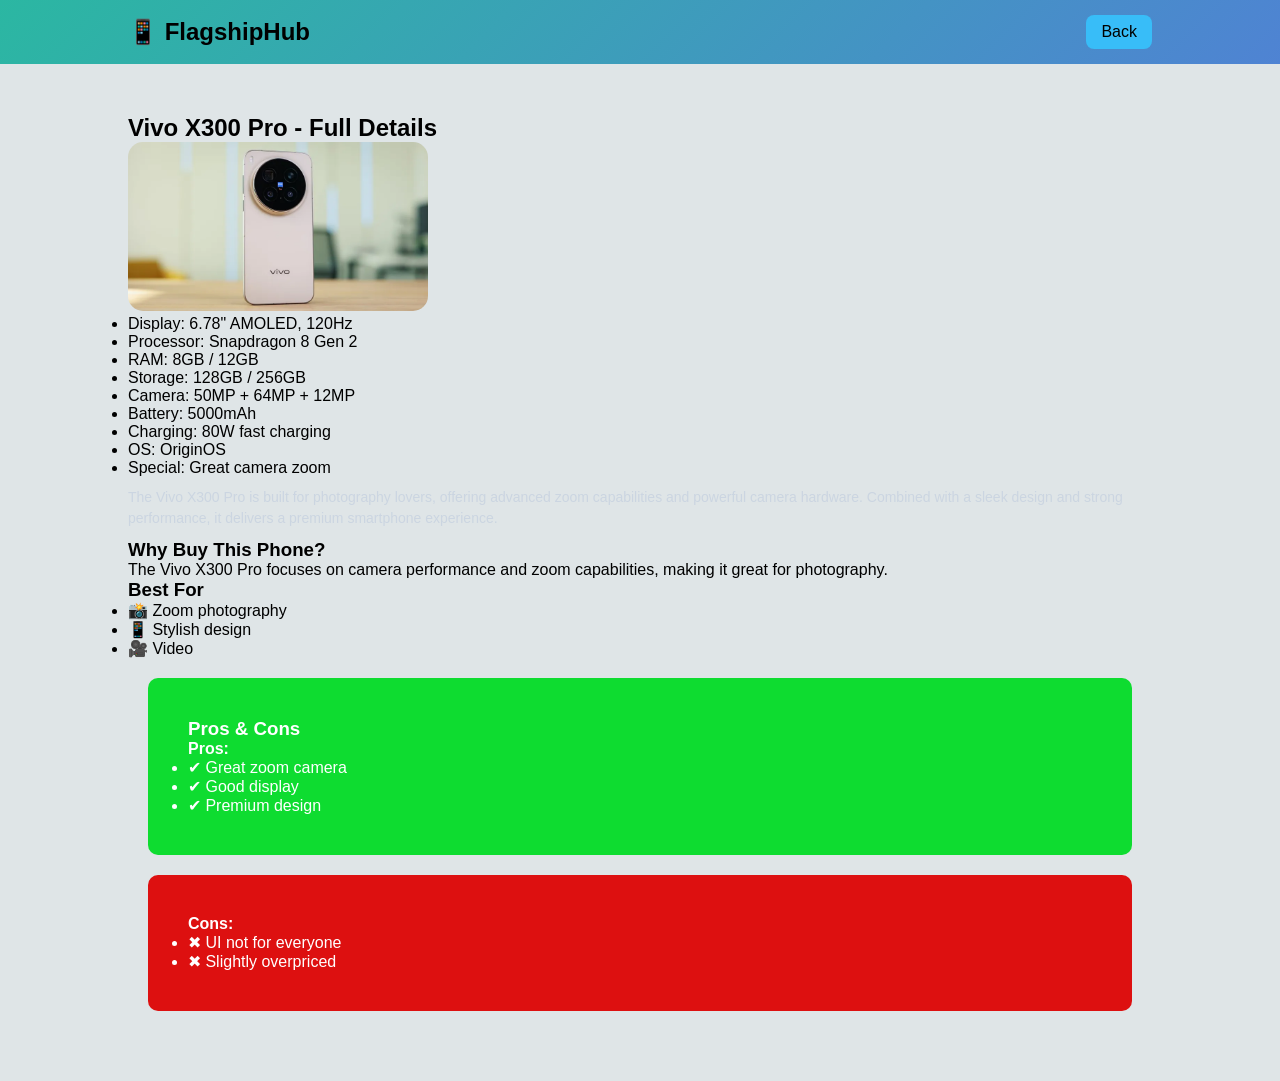
<file: vivo.html>
<!DOCTYPE html>
<html lang="en">
<head>
<meta charset="UTF-8">
<title>Vivo X300 Pro - Full Details</title>
<link rel="stylesheet" href="style.css">
</head>
<body>

<header>
<nav>
<h2>📱 FlagshipHub</h2>
<a href="phones.html" class="logout-btn">Back</a>
</nav>
</header>

<section class="section">
<h1>Vivo X300 Pro - Full Details</h1>

<img src="img4.webp" style="width:300px; border-radius:15px;">

<ul class="specs">
<li>Display: 6.78" AMOLED, 120Hz</li>
<li>Processor: Snapdragon 8 Gen 2</li>
<li>RAM: 8GB / 12GB</li>
<li>Storage: 128GB / 256GB</li>
<li>Camera: 50MP + 64MP + 12MP</li>
<li>Battery: 5000mAh</li>
<li>Charging: 80W fast charging</li>
<li>OS: OriginOS</li>
<li>Special: Great camera zoom</li>
</ul>
<p class="desc">The Vivo X300 Pro is built for photography lovers, offering advanced zoom capabilities and powerful camera hardware. Combined with a sleek design and strong performance, it delivers a premium smartphone experience.</p>
<h3>Why Buy This Phone?</h3>
<p>The Vivo X300 Pro focuses on camera performance and zoom capabilities, making it great for photography.</p>

<h3>Best For</h3>
<ul>
<li>📸 Zoom photography</li>
<li>📱 Stylish design</li>
<li>🎥 Video</li>
</ul>
<section Class="sec1">
<h3>Pros & Cons</h3>
<p><b>Pros:</b></p>
<ul>
<li>✔ Great zoom camera</li>
<li>✔ Good display</li>
<li>✔ Premium design</li>
</ul>
</section>
<section Class="sec2">

<p><b>Cons:</b></p>
<ul>
<li>✖ UI not for everyone</li>
<li>✖ Slightly overpriced</li>
</ul>
</section>
</section>

</body>
</html>
</file>
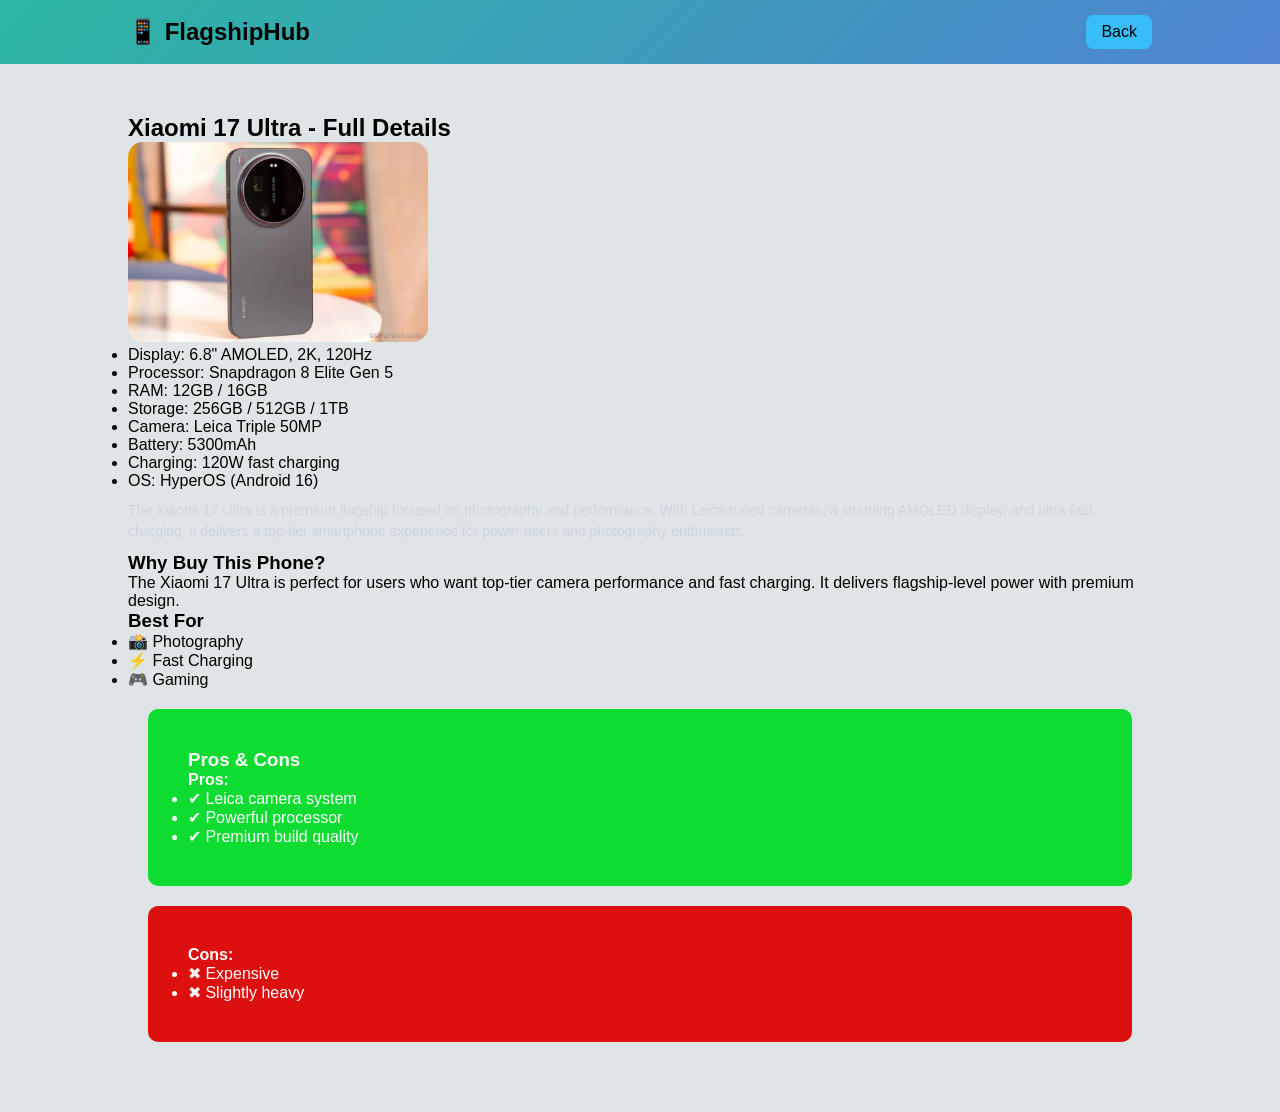
<file: xiaomi.html>
<!DOCTYPE html>
<html lang="en">
<head>
<meta charset="UTF-8">
<title>Xiaomi 17 Ultra Details - Full Details</title>
<link rel="stylesheet" href="style.css">
</head>
<body>

<header>
    <nav>
        <h2>📱 FlagshipHub</h2>
        <a href="phones.html" class="logout-btn">Back</a>
    </nav>
</header>

<section class="section">
    <h1>Xiaomi 17 Ultra - Full Details</h1>

    <img src="img8.webp" style="width:300px; border-radius:15px;">

    <ul class="specs">
        <li>Display: 6.8" AMOLED, 2K, 120Hz</li>
        <li>Processor: Snapdragon 8 Elite Gen 5</li>
        <li>RAM: 12GB / 16GB</li>
        <li>Storage: 256GB / 512GB / 1TB</li>
        <li>Camera: Leica Triple 50MP</li>
        <li>Battery: 5300mAh</li>
        <li>Charging: 120W fast charging</li>
        <li>OS: HyperOS (Android 16)</li>
    </ul>
    <p class="desc">The Xiaomi 17 Ultra is a premium flagship focused on photography and performance. With Leica-tuned cameras, a stunning AMOLED display, and ultra-fast charging, it delivers a top-tier smartphone experience for power users and photography enthusiasts.</p>
    <section Class="sec">
    <h3>Why Buy This Phone?</h3>
<p>The Xiaomi 17 Ultra is perfect for users who want top-tier camera performance and fast charging. It delivers flagship-level power with premium design.</p>

<h3>Best For</h3>
<ul>
<li>📸 Photography</li>
<li>⚡ Fast Charging</li>
<li>🎮 Gaming</li>
</ul>
<section Class="sec1">
<h3>Pros & Cons</h3>
<p><b>Pros:</b></p>
<ul>
<li>✔ Leica camera system</li>
<li>✔ Powerful processor</li>
<li>✔ Premium build quality</li>
</ul>
</section>
<section Class="sec2">
<p><b>Cons:</b></p>
<ul>
<li>✖ Expensive</li>
<li>✖ Slightly heavy</li>
</ul>
</section>
</section>
</section>

</body>
</html>
</file>
<file: style.css>
* {
    margin: 0;
    padding: 0;
    box-sizing: border-box;
    font-family: Arial, sans-serif;
}

body {
    background: #dfe5e7;
    color: rgb(0, 0, 0);
}

header {
    background: linear-gradient(135deg, #2bb7a2, #4f83d3);
    padding: 15px 10%;
}

nav {
    display: flex;
    justify-content: space-between;
    align-items: center;
}
.sec1{
    background: #0edc30;
    color: white;
    padding: 40px;
    margin: 20px;
    border-radius: 10px;
}
.sec2 {
    background: #dd1010;
    color: white;
    padding: 40px;
    margin: 20px;
    border-radius: 10px;
}

.logout-btn {
    background: #38bdf8;
    padding: 8px 15px;
    border-radius: 8px;
    color: black;
    text-decoration: none;
}

.hero {
    padding: 80px 10%;
    text-align: center;
    background-color: #e5e8eb;
}

.section {
    padding: 50px 10%;
}

.card-container {
    display: grid;
    grid-template-columns: repeat(auto-fit, minmax(250px, 1fr));
    gap: 25px;
}

.card {
    display: flex;
    flex-direction: column;
    justify-content: space-between; /* 🔥 pushes content */
    height: 100%;
}

.card:hover {
    transform: translateY(-25px);
}

.card img {
    width: 100%;
    height: 200px;
    object-fit: cover;
}

.card-content {
    display: flex;
    flex-direction: column;
    flex-grow: 1;
}

.price {
    color: #22c55e;
}

.rating {
    color: #facc15;
}

.tag {
    background: red;
    padding: 4px 8px;
    border-radius: 5px;
}

.btn {
    display: inline-block;
    padding: 10px;
    background: #38bdf8;
    border-radius: 8px;
    text-decoration: none;
    color: black;
    margin-top: auto;
    align-self: center;
}


.desc {
    margin: 10px 0;
    color: #cbd5e1;
    font-size: 14px;
    line-height: 1.5;
}
/* Footer */
.footer {
    background: linear-gradient(135deg, #2bb7a2, #4f83d3);
    padding: 40px 10% 20px;
    margin-top: 50px;
}

.footer-container {
    display: grid;
    grid-template-columns: repeat(auto-fit, minmax(200px, 1fr));
    gap: 30px;
}

.footer-section h3 {
    margin-bottom: 10px;
    color: #030607;
}

.footer-section p,
.footer-section a {
    font-size: 14px;
    color: #cbd5e1;
    text-decoration: none;
    display: block;
    margin: 5px 0;
}

.footer-section a:hover {
    color: #38bdf8;
}

.footer-bottom {
    text-align: center;
    margin-top: 20px;
    font-size: 13px;
    color: #f4f7fa;
}

.login-body {
    display: flex;
    justify-content: center;
    align-items: center;
    height: 100vh;
    background-image:url("loginimg.webp");
    background-repeat: no-repeat;
    background-size: cover;
}

.login-container {
    background: rgba(216, 181, 181, 0.8);
    padding: 40px;
    border-radius: 15px;
    width: 320px;
    text-align: center;
}

.login-container input {
    width: 100%;
    padding: 12px;
    margin: 10px 0;
    border-radius: 10px;
    border: none;
}

.login-container button {
    width: 100%;
    padding: 12px;
    background: #e2eff5;
    border: none;
    border-radius: 10px;
    margin-top: 15px;
}
</file>
